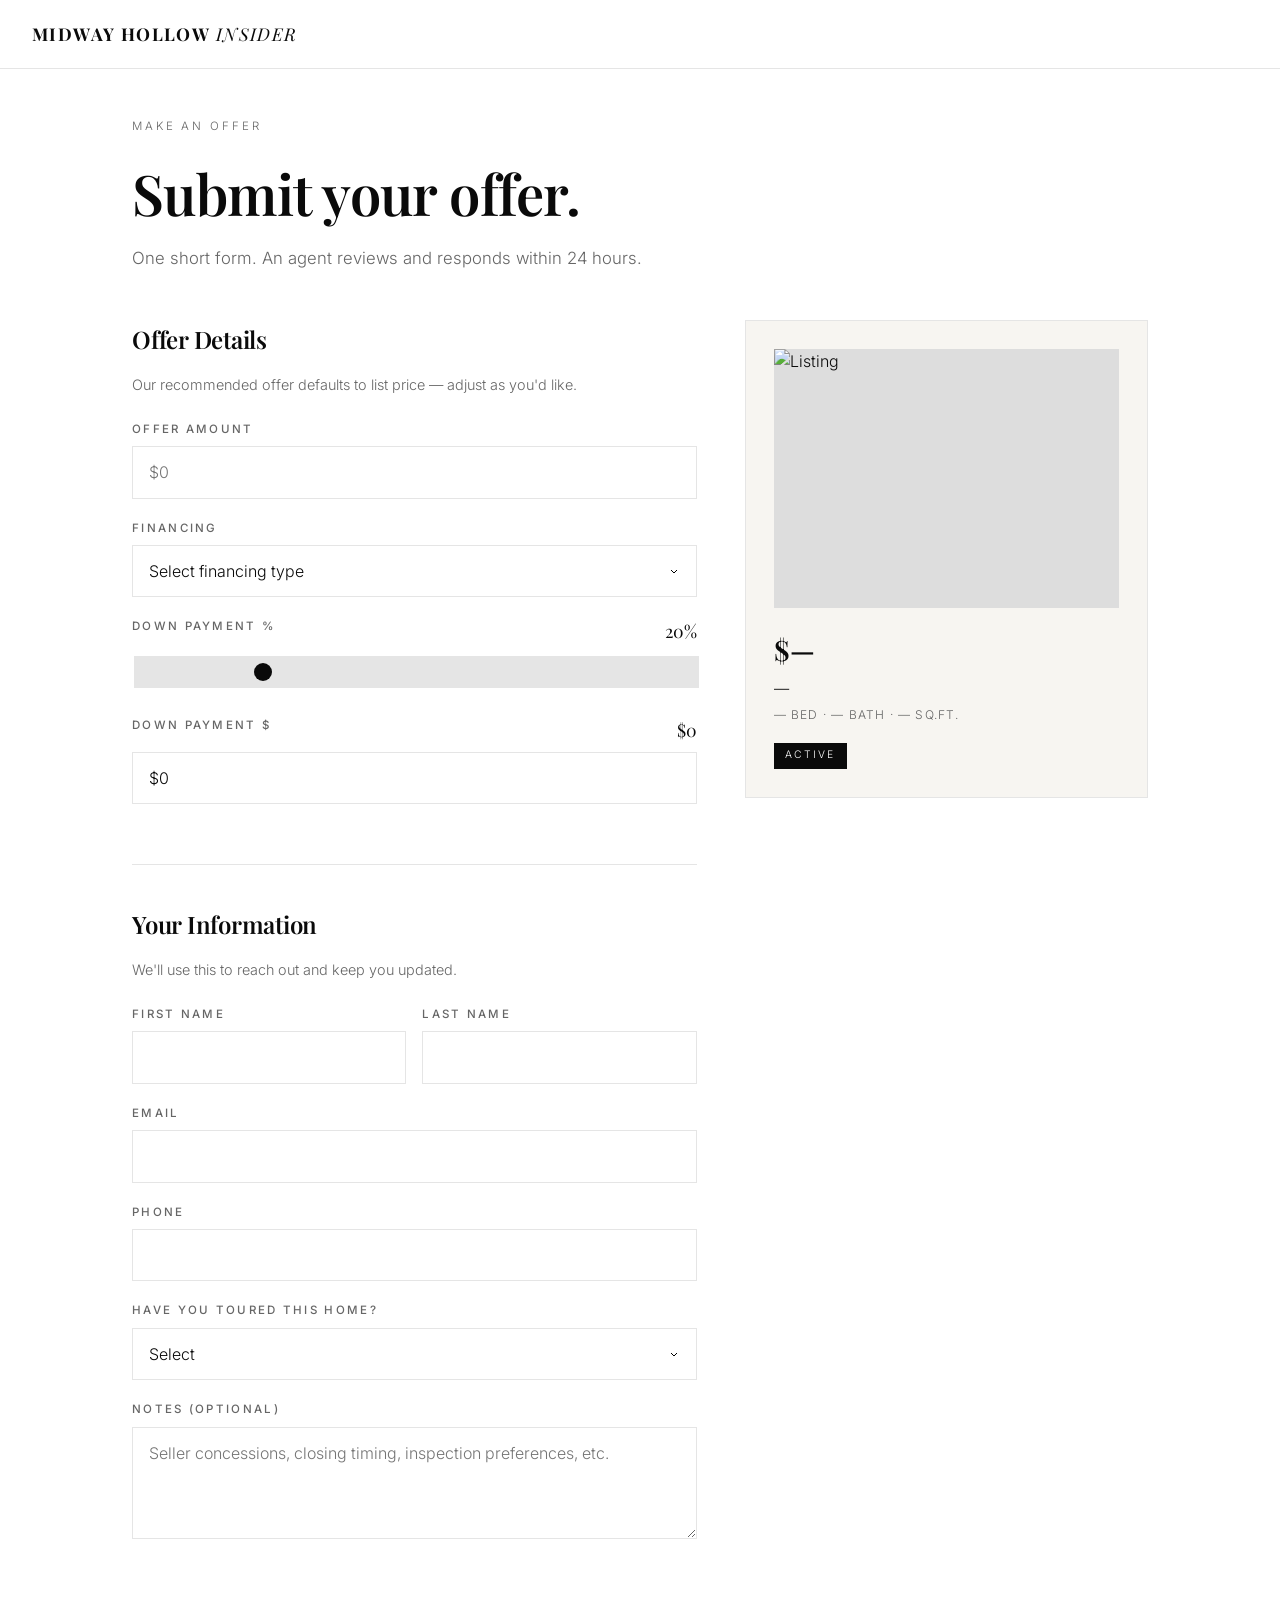
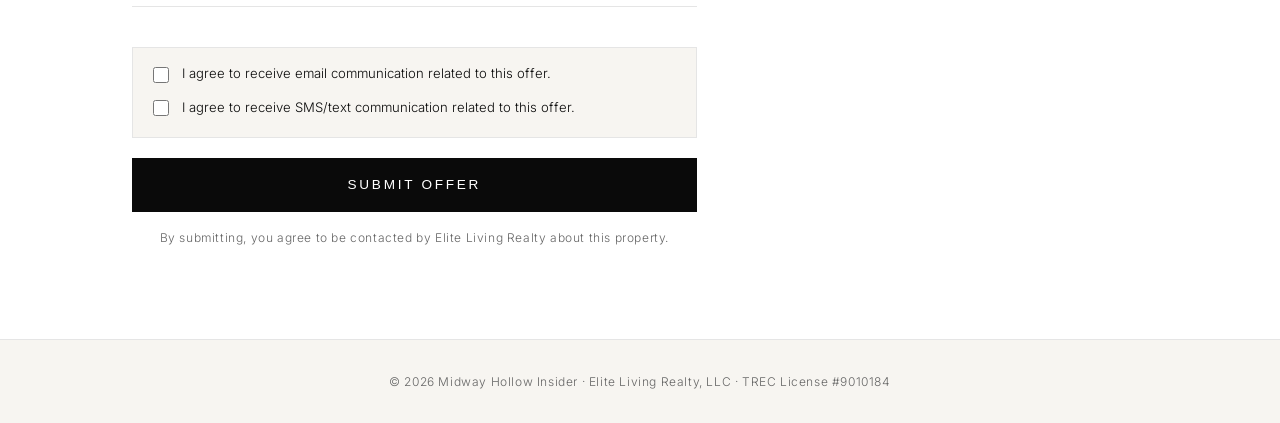
<file: make-offer.html>
<!DOCTYPE html>
<html lang="en">
<head>
  <meta charset="UTF-8" />
  <meta name="viewport" content="width=device-width, initial-scale=1" />
  <title>Make an Offer — Midway Hollow Insider</title>
  <link rel="icon" href="/favicon.ico">
  <link rel="preconnect" href="https://fonts.googleapis.com">
  <link rel="preconnect" href="https://fonts.gstatic.com" crossorigin>
  <link href="https://fonts.googleapis.com/css2?family=Playfair+Display:ital,wght@0,400;0,600;0,700;1,400&family=Inter:wght@300;400;500;600;700&display=swap" rel="stylesheet">
  <style>
    :root {
      --ink: #0a0a0a;
      --paper: #ffffff;
      --cream: #f7f5f1;
      --line: #e5e5e5;
      --muted: #666;
    }
    * { box-sizing: border-box; }
    body {
      margin: 0;
      font-family: 'Inter', -apple-system, sans-serif;
      font-weight: 300;
      color: var(--ink);
      background: var(--paper);
      line-height: 1.6;
      -webkit-font-smoothing: antialiased;
    }
    h1, h2, h3 { font-family: 'Playfair Display', Georgia, serif; font-weight: 600; margin: 0; letter-spacing: -0.01em; }
    a { color: inherit; text-decoration: none; }
    img { max-width: 100%; display: block; }

    .nav {
      position: sticky; top: 0; z-index: 100;
      background: rgba(255,255,255,0.97); backdrop-filter: blur(8px);
      border-bottom: 1px solid var(--line);
    }
    .nav-inner {
      display: flex; align-items: center; justify-content: space-between;
      padding: 1.25rem 2rem; max-width: 1400px; margin: 0 auto;
    }
    .logo { font-family: 'Playfair Display', serif; font-weight: 700; font-size: 1.1rem; letter-spacing: 0.08em; }
    .logo span { font-style: italic; font-weight: 400; }

    .wrap { max-width: 1080px; margin: 0 auto; padding: 3rem 2rem 5rem; }
    .eyebrow {
      font-size: 0.72rem; letter-spacing: 0.25em; text-transform: uppercase;
      color: var(--muted); margin-bottom: 0.75rem;
    }
    .page-title h1 { font-size: clamp(2.25rem, 4.5vw, 3.5rem); margin-bottom: 0.5rem; }
    .page-title p { color: var(--muted); font-size: 1.05rem; margin: 0 0 3rem; }

    .grid {
      display: grid;
      grid-template-columns: 1.4fr 1fr;
      gap: 3rem;
      align-items: flex-start;
    }
    @media (max-width: 900px) { .grid { grid-template-columns: 1fr; } }

    /* Form */
    .form-card { }
    .form-section { margin-bottom: 2.5rem; padding-bottom: 2.5rem; border-bottom: 1px solid var(--line); }
    .form-section:last-child { border-bottom: none; }
    .form-section h3 { font-size: 1.5rem; margin-bottom: 0.35rem; }
    .form-section .hint { color: var(--muted); font-size: 0.9rem; margin-bottom: 1.5rem; }

    .field { margin-bottom: 1.25rem; }
    .field label {
      display: block;
      font-size: 0.72rem;
      letter-spacing: 0.2em;
      text-transform: uppercase;
      font-weight: 500;
      margin-bottom: 0.5rem;
      color: var(--muted);
    }
    .field input,
    .field select,
    .field textarea {
      width: 100%;
      padding: 0.95rem 1rem;
      font-family: inherit;
      font-size: 1rem;
      font-weight: 300;
      border: 1px solid var(--line);
      background: var(--paper);
      color: var(--ink);
      transition: border-color 0.2s;
    }
    .field input:focus,
    .field select:focus,
    .field textarea:focus { outline: none; border-color: var(--ink); }
    .field select {
      appearance: none;
      background-image: url("data:image/svg+xml;charset=US-ASCII,%3Csvg xmlns='http://www.w3.org/2000/svg' width='12' height='12' viewBox='0 0 12 12'%3E%3Cpath d='M3 5l3 3 3-3' stroke='%23000' fill='none'/%3E%3C/svg%3E");
      background-repeat: no-repeat;
      background-position: right 1rem center;
    }
    .field-row { display: grid; grid-template-columns: 1fr 1fr; gap: 1rem; }
    @media (max-width: 600px) { .field-row { grid-template-columns: 1fr; } }
    .consent-group {
      border: 1px solid var(--line);
      background: var(--cream);
      padding: 1rem 1rem 0.35rem;
      margin: 0 0 1.25rem;
    }
    .consent-option {
      display: flex;
      align-items: flex-start;
      gap: 0.6rem;
      margin: 0 0 0.75rem;
      font-size: 0.82rem;
      color: var(--ink);
      line-height: 1.45;
    }
    .consent-option input {
      width: 16px;
      height: 16px;
      margin-top: 0.15rem;
      accent-color: var(--ink);
      flex: 0 0 16px;
    }

    /* Slider */
    .range-row { display: flex; justify-content: space-between; margin-bottom: 0.5rem; font-size: 0.85rem; }
    .range-row .val { font-family: 'Playfair Display', serif; font-size: 1.1rem; }
    input[type=range] {
      width: 100%;
      -webkit-appearance: none;
      height: 2px;
      background: var(--line);
      outline: none;
    }
    input[type=range]::-webkit-slider-thumb {
      -webkit-appearance: none;
      width: 18px; height: 18px;
      background: var(--ink); border-radius: 50%;
      cursor: pointer;
    }
    input[type=range]::-moz-range-thumb {
      width: 18px; height: 18px;
      background: var(--ink); border-radius: 50%;
      cursor: pointer; border: none;
    }

    .btn-primary {
      display: inline-block;
      width: 100%;
      background: var(--ink);
      color: var(--paper);
      padding: 1.15rem 2rem;
      font-size: 0.85rem;
      letter-spacing: 0.2em;
      text-transform: uppercase;
      font-weight: 500;
      border: 1px solid var(--ink);
      cursor: pointer;
      text-align: center;
      transition: all 0.2s;
    }
    .btn-primary:hover { background: var(--paper); color: var(--ink); }

    /* Sticky property card */
    .side-card {
      position: sticky;
      top: 100px;
      background: var(--cream);
      padding: 1.75rem;
      border: 1px solid var(--line);
    }
    .side-card .thumb {
      width: 100%;
      aspect-ratio: 4/3;
      object-fit: cover;
      margin-bottom: 1.25rem;
      background: #ddd;
    }
    .side-card .price { font-family: 'Playfair Display', serif; font-size: 1.75rem; font-weight: 600; margin-bottom: 0.25rem; }
    .side-card .addr { font-size: 0.95rem; margin-bottom: 0.25rem; }
    .side-card .meta { font-size: 0.75rem; letter-spacing: 0.1em; text-transform: uppercase; color: var(--muted); margin-bottom: 1rem; }
    .side-card .pill {
      display: inline-block;
      background: var(--ink); color: var(--paper);
      padding: 0.3rem 0.7rem;
      font-size: 0.65rem;
      letter-spacing: 0.2em;
      text-transform: uppercase;
    }

    .footer {
      background: var(--cream);
      border-top: 1px solid var(--line);
      padding: 2rem;
      text-align: center;
      font-size: 0.75rem;
      color: var(--muted);
      letter-spacing: 0.05em;
    }
  </style>
</head>
<body>

  <nav class="nav">
    <div class="nav-inner">
      <a href="https://midwayhollowinsider.com/" class="logo">MIDWAY HOLLOW <span>INSIDER</span></a>
    </div>
  </nav>

  <div class="wrap">
    <div class="eyebrow">Make an Offer</div>
    <div class="page-title">
      <h1>Submit your offer.</h1>
      <p>One short form. An agent reviews and responds within 24 hours.</p>
    </div>

    <div class="grid">
      <div>
        <form id="offer-form" action="/thanks-offer.html" method="GET" class="form-card">

          <div class="form-section">
            <h3>Offer Details</h3>
            <p class="hint">Our recommended offer defaults to list price — adjust as you'd like.</p>

            <div class="field">
              <label for="offerAmount">Offer Amount</label>
              <input id="offerAmount" name="offerAmount" type="text" placeholder="$0" inputmode="numeric" />
            </div>

            <div class="field">
              <label for="financeType">Financing</label>
              <select id="financeType" name="finance" data-elr="finance">
                <option value="">Select financing type</option>
                <option>Conventional</option>
                <option>Cash</option>
                <option>FHA</option>
                <option>VA</option>
                <option>Jumbo</option>
                <option>Other</option>
              </select>
            </div>

            <div class="field">
              <div class="range-row">
                <label style="margin:0">Down Payment %</label>
                <span class="val"><span id="downPctLabel" data-elr="downPct">20</span>%</span>
              </div>
              <input id="downPercent" name="downPercent" type="range" min="0" max="100" value="20" step="1" />
            </div>

            <div class="field">
              <div class="range-row">
                <label style="margin:0">Down Payment $</label>
                <span class="val" id="downAmtLabel" data-elr="downAmt">$0</span>
              </div>
              <input id="downAmount" name="downAmount" type="text" placeholder="$0" inputmode="numeric" />
            </div>
          </div>

          <div class="form-section">
            <h3>Your Information</h3>
            <p class="hint">We'll use this to reach out and keep you updated.</p>

            <div class="field-row">
              <div class="field">
                <label for="firstName">First Name</label>
                <input id="firstName" name="firstName" type="text" required />
              </div>
              <div class="field">
                <label for="lastName">Last Name</label>
                <input id="lastName" name="lastName" type="text" required />
              </div>
            </div>

            <div class="field">
              <label for="email">Email</label>
              <input id="email" name="email" type="email" required />
            </div>

            <div class="field">
              <label for="phone">Phone</label>
              <input id="phone" name="phone" type="tel" required />
            </div>

            <div class="field">
              <label for="touredBefore">Have you toured this home?</label>
              <select id="touredBefore" name="touredBefore">
                <option value="">Select</option>
                <option>Yes — in person</option>
                <option>Yes — virtually</option>
                <option>No — but I'd like to</option>
                <option>No — submitting offer as-is</option>
              </select>
            </div>

            <div class="field">
              <label for="notes">Notes (optional)</label>
              <textarea id="notes" name="notes" rows="4" placeholder="Seller concessions, closing timing, inspection preferences, etc."></textarea>
            </div>
          </div>

          <div class="consent-group" aria-label="Communication consents">
            <label class="consent-option" for="emailConsent">
              <input id="emailConsent" name="emailConsent" type="checkbox" required />
              <span>I agree to receive email communication related to this offer.</span>
            </label>
            <label class="consent-option" for="smsConsent">
              <input id="smsConsent" name="smsConsent" type="checkbox" required />
              <span>I agree to receive SMS/text communication related to this offer.</span>
            </label>
          </div>

          <button type="submit" class="btn-primary">Submit Offer</button>

          <p style="font-size:0.75rem; color:var(--muted); margin-top:1rem; text-align:center; letter-spacing: 0.05em;">
            By submitting, you agree to be contacted by Elite Living Realty about this property.
          </p>
        </form>
      </div>

      <aside>
        <div class="side-card">
          <img id="sideThumb" class="thumb" alt="Listing">
          <div class="price" id="sidePrice">$—</div>
          <div class="addr" id="sideAddr">—</div>
          <div class="meta" id="sideMeta">— Bed · — Bath · — Sq.Ft.</div>
          <div class="pill" id="sideStatus">Active</div>
        </div>
      </aside>
    </div>
  </div>

  <footer class="footer">
    © 2026 Midway Hollow Insider · Elite Living Realty, LLC · TREC License #9010184
  </footer>

  <script>
    // Hydrate the side card from URL params or stashed context
    (function() {
      const qp = new URLSearchParams(location.search);
      const ref = qp.get('ref');
      let ctx = {};
      // URL first
      qp.forEach((v, k) => ctx[k] = v);
      // Then stashed (URL wins)
      if (ref) {
        try {
          const s = localStorage.getItem(ref);
          if (s) ctx = { ...JSON.parse(s), ...ctx };
        } catch {}
      } else {
        // Check sessionStorage
        try {
          const key = sessionStorage.getItem('elr-listing-ref');
          if (key) {
            const s = localStorage.getItem(key);
            if (s) ctx = { ...JSON.parse(s), ...ctx };
          }
        } catch {}
      }

      const money = v => v == null || v === '' ? '$—' : new Intl.NumberFormat('en-US', { style: 'currency', currency: 'USD', maximumFractionDigits: 0 }).format(+String(v).replace(/[^0-9.]/g, '') || 0);
      const get = k => ctx[k] || ctx[k.toLowerCase()];
      const $ = id => document.getElementById(id);

      const price = get('ListPrice') || get('price');
      const addr = get('UnparsedAddress') || get('address');
      const city = get('City'); const state = get('StateOrProvince');
      const beds = get('BedroomsTotal') || get('beds');
      const baths = get('BathroomsTotalInteger') || get('baths');
      const sqft = get('LivingArea') || get('sqft');
      const photo = get('PhotoUrl') || get('photo');
      const status = get('MlsStatus') || get('status') || 'Active';

      if (price) { $('sidePrice').textContent = money(price); $('offerAmount').value = money(price); }
      if (addr) $('sideAddr').textContent = [addr, [city, state].filter(Boolean).join(', ')].filter(Boolean).join(' · ');
      const metaBits = [beds ? `${beds} Bed` : null, baths ? `${baths} Bath` : null, sqft ? `${Number(sqft).toLocaleString()} Sq.Ft.` : null].filter(Boolean);
      if (metaBits.length) $('sideMeta').textContent = metaBits.join(' · ');
      if (photo) $('sideThumb').src = photo;
      if (status) $('sideStatus').textContent = status;

      // Sync % ↔ $
      const priceNum = () => Number(String($('offerAmount').value).replace(/[^0-9.]/g, '')) || 0;
      const syncFromPct = () => {
        const pct = +$('downPercent').value;
        $('downPctLabel').textContent = pct;
        const amt = Math.round(priceNum() * pct / 100);
        $('downAmount').value = money(amt);
        $('downAmtLabel').textContent = money(amt);
      };
      const syncFromAmt = () => {
        const amt = Number(String($('downAmount').value).replace(/[^0-9.]/g, '')) || 0;
        const pct = priceNum() ? Math.round(amt / priceNum() * 100) : 0;
        $('downPercent').value = pct;
        $('downPctLabel').textContent = pct;
        $('downAmtLabel').textContent = money(amt);
      };
      $('downPercent').addEventListener('input', syncFromPct);
      $('downAmount').addEventListener('blur', syncFromAmt);
      $('offerAmount').addEventListener('blur', () => {
        const n = priceNum();
        if (n) $('offerAmount').value = money(n);
        syncFromPct();
      });
      syncFromPct();
    })();
  </script>

  <script src="/elr-offer-onefile.js" defer></script>
</body>
</html>
</file>
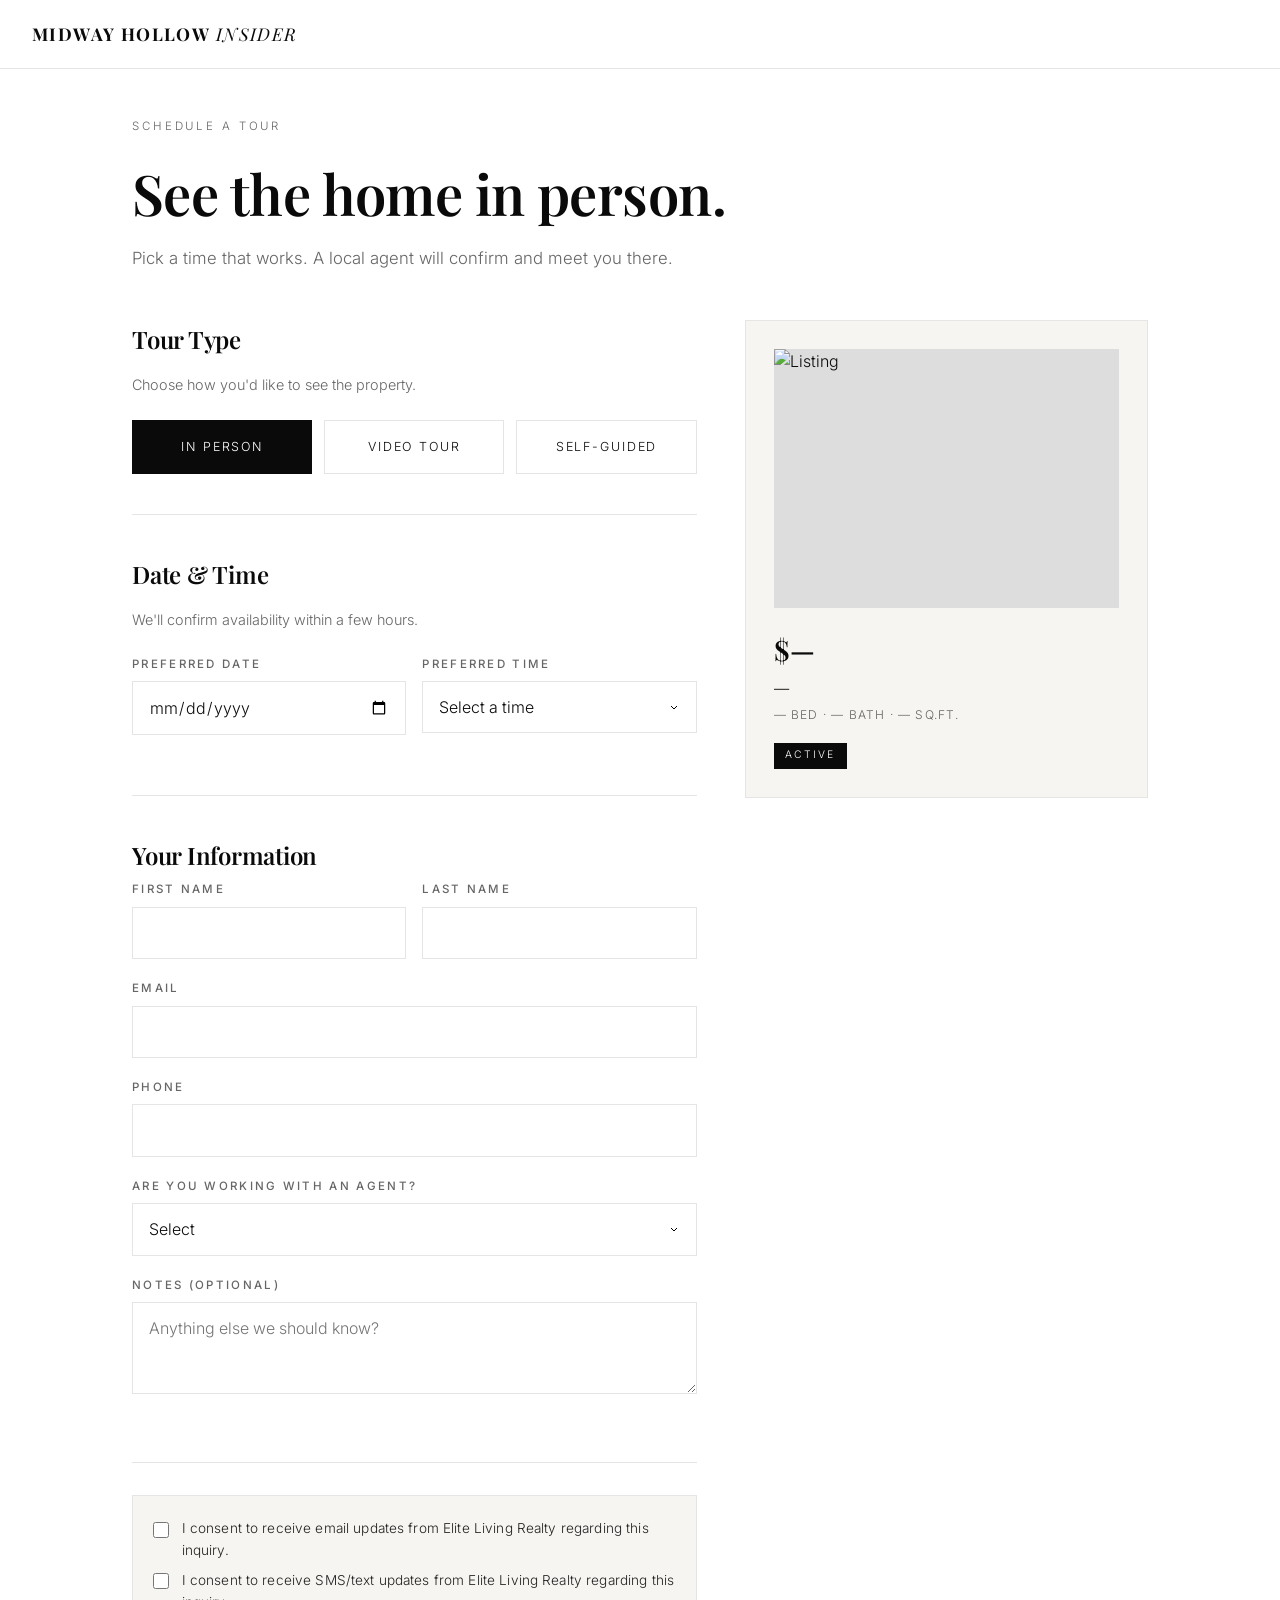
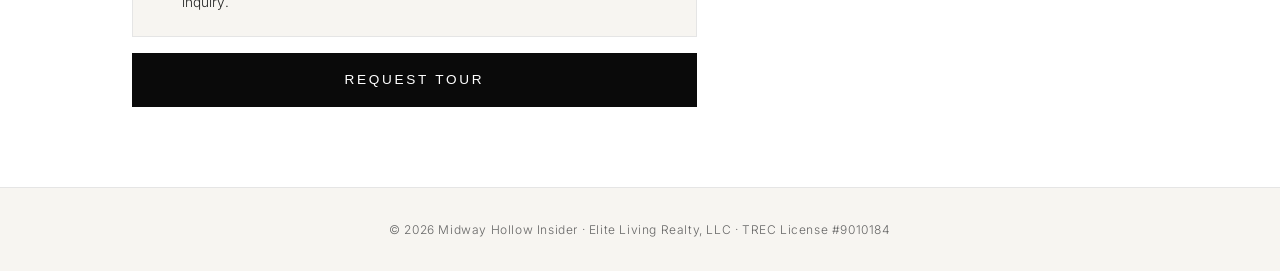
<file: schedule-tour.html>
<!DOCTYPE html>
<html lang="en">
<head>
  <meta charset="UTF-8" />
  <meta name="viewport" content="width=device-width, initial-scale=1" />
  <title>Schedule a Tour — Midway Hollow Insider</title>
  <link rel="icon" href="/favicon.ico">
  <link rel="preconnect" href="https://fonts.googleapis.com">
  <link rel="preconnect" href="https://fonts.gstatic.com" crossorigin>
  <link href="https://fonts.googleapis.com/css2?family=Playfair+Display:ital,wght@0,400;0,600;0,700;1,400&family=Inter:wght@300;400;500;600;700&display=swap" rel="stylesheet">
  <style>
    :root { --ink:#0a0a0a; --paper:#fff; --cream:#f7f5f1; --line:#e5e5e5; --muted:#666; }
    * { box-sizing: border-box; }
    body { margin:0; font-family:'Inter',sans-serif; font-weight:300; color:var(--ink); background:var(--paper); line-height:1.6; -webkit-font-smoothing:antialiased; }
    h1,h2,h3 { font-family:'Playfair Display',Georgia,serif; font-weight:600; margin:0; letter-spacing:-0.01em; }
    a { color:inherit; text-decoration:none; }
    img { max-width:100%; display:block; }

    .nav { position:sticky; top:0; z-index:100; background:rgba(255,255,255,0.97); backdrop-filter:blur(8px); border-bottom:1px solid var(--line); }
    .nav-inner { display:flex; align-items:center; justify-content:space-between; padding:1.25rem 2rem; max-width:1400px; margin:0 auto; }
    .logo { font-family:'Playfair Display',serif; font-weight:700; font-size:1.1rem; letter-spacing:0.08em; }
    .logo span { font-style:italic; font-weight:400; }

    .wrap { max-width:1080px; margin:0 auto; padding:3rem 2rem 5rem; }
    .eyebrow { font-size:0.72rem; letter-spacing:0.25em; text-transform:uppercase; color:var(--muted); margin-bottom:0.75rem; }
    .page-title h1 { font-size:clamp(2.25rem,4.5vw,3.5rem); margin-bottom:0.5rem; }
    .page-title p { color:var(--muted); font-size:1.05rem; margin:0 0 3rem; }

    .grid { display:grid; grid-template-columns:1.4fr 1fr; gap:3rem; align-items:flex-start; }
    @media (max-width:900px) { .grid { grid-template-columns:1fr; } }

    .form-section { margin-bottom:2.5rem; padding-bottom:2.5rem; border-bottom:1px solid var(--line); }
    .form-section:last-of-type { border-bottom:none; }
    .form-section h3 { font-size:1.5rem; margin-bottom:0.35rem; }
    .form-section .hint { color:var(--muted); font-size:0.9rem; margin-bottom:1.5rem; }

    .field { margin-bottom:1.25rem; }
    .field label { display:block; font-size:0.72rem; letter-spacing:0.2em; text-transform:uppercase; font-weight:500; margin-bottom:0.5rem; color:var(--muted); }
    .field input, .field select, .field textarea {
      width:100%; padding:0.95rem 1rem; font-family:inherit; font-size:1rem; font-weight:300;
      border:1px solid var(--line); background:var(--paper); color:var(--ink); transition:border-color 0.2s;
    }
    .field input:focus, .field select:focus, .field textarea:focus { outline:none; border-color:var(--ink); }
    .field select {
      appearance:none;
      background-image:url("data:image/svg+xml;charset=US-ASCII,%3Csvg xmlns='http://www.w3.org/2000/svg' width='12' height='12' viewBox='0 0 12 12'%3E%3Cpath d='M3 5l3 3 3-3' stroke='%23000' fill='none'/%3E%3C/svg%3E");
      background-repeat:no-repeat; background-position:right 1rem center;
    }
    .field-row { display:grid; grid-template-columns:1fr 1fr; gap:1rem; }
    @media (max-width:600px) { .field-row { grid-template-columns:1fr; } }
    .consent-block {
      border: 1px solid var(--line);
      background: var(--cream);
      padding: 0.9rem 1rem;
      margin: -0.5rem 0 1rem;
    }
    .consent-item {
      display: flex;
      align-items: flex-start;
      gap: 0.6rem;
      font-size: 0.85rem;
      color: #222;
      margin: 0.5rem 0;
      letter-spacing: 0.01em;
    }
    .consent-item input[type="checkbox"] {
      margin-top: 0.2rem;
      width: 16px;
      height: 16px;
      accent-color: var(--ink);
      flex: 0 0 auto;
    }

    .tour-type {
      display:grid; grid-template-columns:repeat(3,1fr); gap:0.75rem;
    }
    .tour-type label {
      display:block; text-align:center; padding:1rem 0.75rem; border:1px solid var(--line);
      cursor:pointer; font-size:0.78rem; letter-spacing:0.15em; text-transform:uppercase;
      transition:all 0.2s;
    }
    .tour-type input[type=radio] { display:none; }
    .tour-type input[type=radio]:checked + label { background:var(--ink); color:var(--paper); border-color:var(--ink); }

    .btn-primary { display:inline-block; width:100%; background:var(--ink); color:var(--paper); padding:1.15rem 2rem; font-size:0.85rem; letter-spacing:0.2em; text-transform:uppercase; font-weight:500; border:1px solid var(--ink); cursor:pointer; text-align:center; transition:all 0.2s; }
    .btn-primary:hover { background:var(--paper); color:var(--ink); }

    .side-card { position:sticky; top:100px; background:var(--cream); padding:1.75rem; border:1px solid var(--line); }
    .side-card .thumb { width:100%; aspect-ratio:4/3; object-fit:cover; margin-bottom:1.25rem; background:#ddd; }
    .side-card .price { font-family:'Playfair Display',serif; font-size:1.75rem; font-weight:600; margin-bottom:0.25rem; }
    .side-card .addr { font-size:0.95rem; margin-bottom:0.25rem; }
    .side-card .meta { font-size:0.75rem; letter-spacing:0.1em; text-transform:uppercase; color:var(--muted); margin-bottom:1rem; }
    .side-card .pill { display:inline-block; background:var(--ink); color:var(--paper); padding:0.3rem 0.7rem; font-size:0.65rem; letter-spacing:0.2em; text-transform:uppercase; }

    .footer { background:var(--cream); border-top:1px solid var(--line); padding:2rem; text-align:center; font-size:0.75rem; color:var(--muted); letter-spacing:0.05em; }
  </style>
</head>
<body>

  <nav class="nav">
    <div class="nav-inner">
      <a href="https://midwayhollowinsider.com/" class="logo">MIDWAY HOLLOW <span>INSIDER</span></a>
    </div>
  </nav>

  <div class="wrap">
    <div class="eyebrow">Schedule a Tour</div>
    <div class="page-title">
      <h1>See the home in person.</h1>
      <p>Pick a time that works. A local agent will confirm and meet you there.</p>
    </div>

    <div class="grid">
      <form id="tour-form" action="/thanks.html" method="GET">

        <div class="form-section">
          <h3>Tour Type</h3>
          <p class="hint">Choose how you'd like to see the property.</p>
          <div class="tour-type">
            <div>
              <input type="radio" id="tt1" name="tourType" value="In Person" checked />
              <label for="tt1">In Person</label>
            </div>
            <div>
              <input type="radio" id="tt2" name="tourType" value="Video Tour" />
              <label for="tt2">Video Tour</label>
            </div>
            <div>
              <input type="radio" id="tt3" name="tourType" value="Self-Guided" />
              <label for="tt3">Self-Guided</label>
            </div>
          </div>
        </div>

        <div class="form-section">
          <h3>Date &amp; Time</h3>
          <p class="hint">We'll confirm availability within a few hours.</p>
          <div class="field-row">
            <div class="field">
              <label for="tourDate">Preferred Date</label>
              <input id="tourDate" name="tourDate" type="date" required />
            </div>
            <div class="field">
              <label for="tourTime">Preferred Time</label>
              <select id="tourTime" name="tourTime" required>
                <option value="">Select a time</option>
                <option>9:00 AM</option><option>10:00 AM</option><option>11:00 AM</option>
                <option>12:00 PM</option><option>1:00 PM</option><option>2:00 PM</option>
                <option>3:00 PM</option><option>4:00 PM</option><option>5:00 PM</option>
                <option>6:00 PM</option>
              </select>
            </div>
          </div>
        </div>

        <div class="form-section">
          <h3>Your Information</h3>

          <div class="field-row">
            <div class="field">
              <label for="firstName">First Name</label>
              <input id="firstName" name="firstName" type="text" required />
            </div>
            <div class="field">
              <label for="lastName">Last Name</label>
              <input id="lastName" name="lastName" type="text" required />
            </div>
          </div>

          <div class="field">
            <label for="email">Email</label>
            <input id="email" name="email" type="email" required />
          </div>

          <div class="field">
            <label for="phone">Phone</label>
            <input id="phone" name="phone" type="tel" required />
          </div>

          <div class="field">
            <label for="workingWithAgent">Are you working with an agent?</label>
            <select id="workingWithAgent" name="workingWithAgent">
              <option value="">Select</option>
              <option>No</option>
              <option>Yes</option>
            </select>
          </div>

          <div class="field">
            <label for="notes">Notes (optional)</label>
            <textarea id="notes" name="notes" rows="3" placeholder="Anything else we should know?"></textarea>
          </div>
        </div>

        <div class="consent-block">
          <label class="consent-item" for="emailConsent">
            <input id="emailConsent" name="emailConsent" type="checkbox" required />
            <span>I consent to receive email updates from Elite Living Realty regarding this inquiry.</span>
          </label>
          <label class="consent-item" for="smsConsent">
            <input id="smsConsent" name="smsConsent" type="checkbox" required />
            <span>I consent to receive SMS/text updates from Elite Living Realty regarding this inquiry.</span>
          </label>
        </div>

        <button type="submit" class="btn-primary">Request Tour</button>
      </form>

      <aside>
        <div class="side-card">
          <img id="sideThumb" class="thumb" alt="Listing">
          <div class="price" id="sidePrice">$—</div>
          <div class="addr" id="sideAddr">—</div>
          <div class="meta" id="sideMeta">— Bed · — Bath · — Sq.Ft.</div>
          <div class="pill" id="sideStatus">Active</div>
        </div>
      </aside>
    </div>
  </div>

  <footer class="footer">
    © 2026 Midway Hollow Insider · Elite Living Realty, LLC · TREC License #9010184
  </footer>

  <script>
    (function() {
      const qp = new URLSearchParams(location.search);
      const ref = qp.get('ref');
      let ctx = {};
      qp.forEach((v, k) => ctx[k] = v);
      if (ref) {
        try { const s = localStorage.getItem(ref); if (s) ctx = { ...JSON.parse(s), ...ctx }; } catch {}
      } else {
        try {
          const key = sessionStorage.getItem('elr-listing-ref');
          if (key) { const s = localStorage.getItem(key); if (s) ctx = { ...JSON.parse(s), ...ctx }; }
        } catch {}
      }

      const money = v => v == null || v === '' ? '$—' : new Intl.NumberFormat('en-US', { style: 'currency', currency: 'USD', maximumFractionDigits: 0 }).format(+String(v).replace(/[^0-9.]/g, '') || 0);
      const get = k => ctx[k] || ctx[k.toLowerCase()];
      const $ = id => document.getElementById(id);

      const price = get('ListPrice') || get('price');
      const addr = get('UnparsedAddress') || get('address');
      const city = get('City'); const state = get('StateOrProvince');
      const beds = get('BedroomsTotal') || get('beds');
      const baths = get('BathroomsTotalInteger') || get('baths');
      const sqft = get('LivingArea') || get('sqft');
      const photo = get('PhotoUrl') || get('photo');
      const status = get('MlsStatus') || get('status') || 'Active';

      if (price) $('sidePrice').textContent = money(price);
      if (addr) $('sideAddr').textContent = [addr, [city, state].filter(Boolean).join(', ')].filter(Boolean).join(' · ');
      const metaBits = [beds ? `${beds} Bed` : null, baths ? `${baths} Bath` : null, sqft ? `${Number(sqft).toLocaleString()} Sq.Ft.` : null].filter(Boolean);
      if (metaBits.length) $('sideMeta').textContent = metaBits.join(' · ');
      if (photo) $('sideThumb').src = photo;
      if (status) $('sideStatus').textContent = status;

      // Set min date to today
      const today = new Date().toISOString().split('T')[0];
      $('tourDate').min = today;

      // Capture tour submission into sessionStorage before submit
      document.getElementById('tour-form').addEventListener('submit', function() {
        const data = {
          tourType: document.querySelector('input[name="tourType"]:checked')?.value,
          tourDate: $('tourDate').value,
          tourTime: $('tourTime').value,
          firstName: $('firstName').value,
          lastName: $('lastName').value,
          email: $('email').value,
          phone: $('phone').value,
          workingWithAgent: $('workingWithAgent').value,
          notes: $('notes').value,
          listing: ctx
        };
        try { sessionStorage.setItem('elr-tour-submission', JSON.stringify(data)); } catch {}
      }, { once: true });
    })();
  </script>

  <script src="/elr-offer-onefile.js" defer></script>
</body>
</html>
</file>
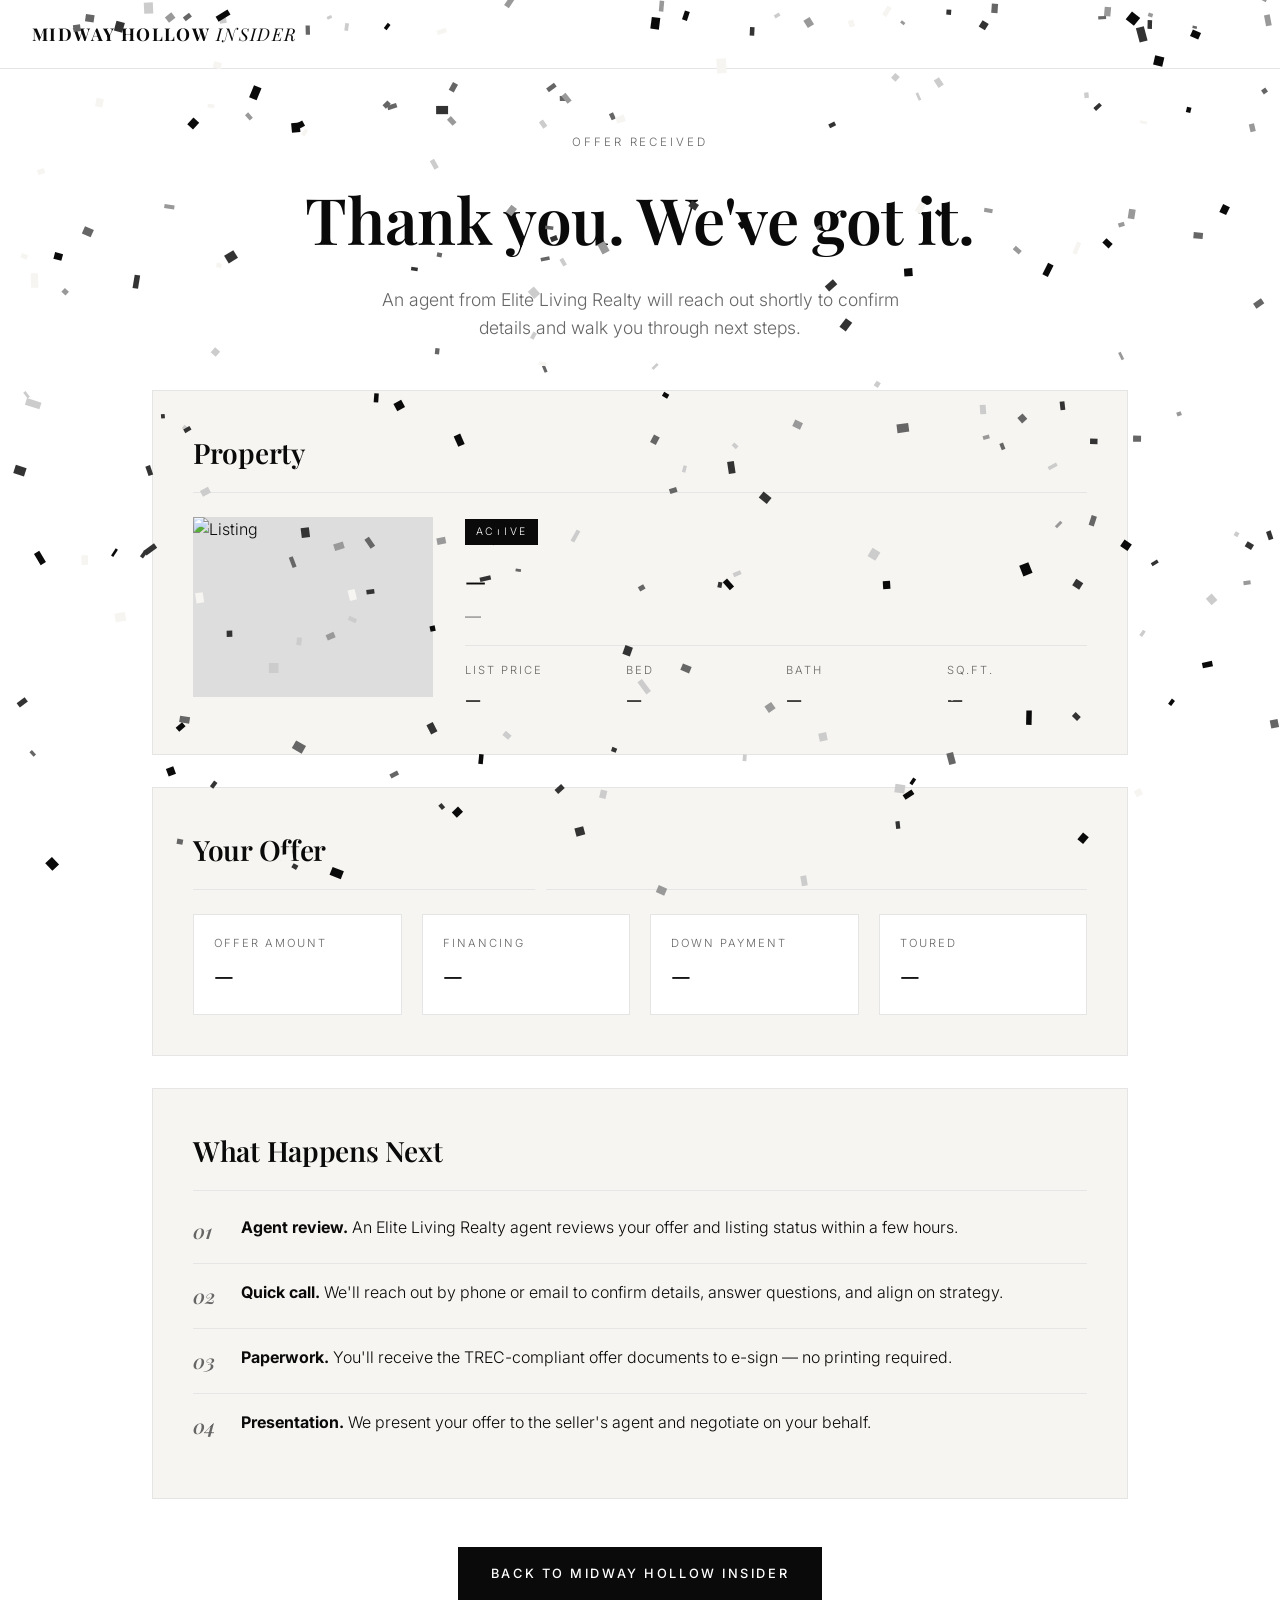
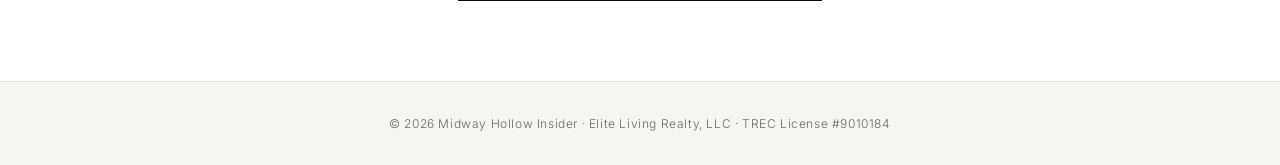
<file: thanks-offer.html>
<!DOCTYPE html>
<html lang="en">
<head>
  <meta charset="UTF-8" />
  <meta name="viewport" content="width=device-width, initial-scale=1" />
  <title>Offer Received — Midway Hollow Insider</title>
  <link rel="icon" href="/favicon.ico">
  <link rel="preconnect" href="https://fonts.googleapis.com">
  <link rel="preconnect" href="https://fonts.gstatic.com" crossorigin>
  <link href="https://fonts.googleapis.com/css2?family=Playfair+Display:ital,wght@0,400;0,600;0,700;1,400&family=Inter:wght@300;400;500;600;700&display=swap" rel="stylesheet">
  <style>
    :root { --ink:#0a0a0a; --paper:#fff; --cream:#f7f5f1; --line:#e5e5e5; --muted:#666; }
    * { box-sizing:border-box; }
    body { margin:0; font-family:'Inter',sans-serif; font-weight:300; color:var(--ink); background:var(--paper); line-height:1.6; -webkit-font-smoothing:antialiased; overflow-x:hidden; }
    h1,h2,h3 { font-family:'Playfair Display',Georgia,serif; font-weight:600; margin:0; letter-spacing:-0.01em; }
    a { color:inherit; text-decoration:none; }
    img { max-width:100%; display:block; }

    .nav { position:sticky; top:0; z-index:100; background:rgba(255,255,255,0.97); backdrop-filter:blur(8px); border-bottom:1px solid var(--line); }
    .nav-inner { display:flex; align-items:center; justify-content:space-between; padding:1.25rem 2rem; max-width:1400px; margin:0 auto; }
    .logo { font-family:'Playfair Display',serif; font-weight:700; font-size:1.1rem; letter-spacing:0.08em; }
    .logo span { font-style:italic; font-weight:400; }

    .wrap { max-width:1040px; margin:0 auto; padding:4rem 2rem 5rem; }
    .hero { text-align:center; margin-bottom:3rem; }
    .eyebrow { font-size:0.72rem; letter-spacing:0.25em; text-transform:uppercase; color:var(--muted); margin-bottom:1rem; }
    .hero h1 { font-size:clamp(2.5rem,5vw,4rem); margin-bottom:1rem; }
    .hero p { color:var(--muted); font-size:1.1rem; max-width:520px; margin:0 auto; }

    .card { background:var(--cream); border:1px solid var(--line); padding:2.5rem; margin-bottom:2rem; }
    .card h2 { font-size:1.75rem; margin-bottom:1.5rem; padding-bottom:1rem; border-bottom:1px solid var(--line); }

    .summary-grid { display:grid; grid-template-columns:auto 1fr; gap:2rem; align-items:flex-start; }
    @media (max-width:640px) { .summary-grid { grid-template-columns:1fr; } }

    .summary-photo { width:240px; aspect-ratio:4/3; object-fit:cover; background:#ddd; }
    .summary-main .addr { font-family:'Playfair Display',serif; font-size:1.5rem; font-weight:600; margin-bottom:0.25rem; }
    .summary-main .city { color:var(--muted); margin-bottom:1rem; }
    .pill { display:inline-block; background:var(--ink); color:var(--paper); padding:0.3rem 0.7rem; font-size:0.65rem; letter-spacing:0.2em; text-transform:uppercase; margin-bottom:1rem; }

    .stat-row { display:grid; grid-template-columns:repeat(auto-fit,minmax(110px,1fr)); gap:1.25rem; border-top:1px solid var(--line); padding-top:1rem; margin-top:1rem; }
    .stat-row .stat .label { font-size:0.7rem; letter-spacing:0.18em; text-transform:uppercase; color:var(--muted); margin-bottom:0.25rem; }
    .stat-row .stat .val { font-family:'Playfair Display',serif; font-size:1.15rem; font-weight:600; }

    .offer-grid { display:grid; grid-template-columns:repeat(auto-fit,minmax(200px,1fr)); gap:1.25rem; }
    .offer-grid .item { padding:1.25rem; background:var(--paper); border:1px solid var(--line); }
    .offer-grid .item .label { font-size:0.7rem; letter-spacing:0.18em; text-transform:uppercase; color:var(--muted); margin-bottom:0.35rem; }
    .offer-grid .item .val { font-family:'Playfair Display',serif; font-size:1.4rem; font-weight:600; }

    .next-steps { list-style:none; padding:0; margin:0; }
    .next-steps li {
      padding:1rem 0; border-top:1px solid var(--line); display:flex; gap:1rem; align-items:flex-start;
    }
    .next-steps li:first-child { border-top:none; padding-top:0; }
    .next-steps .num { font-family:'Playfair Display',serif; font-size:1.25rem; font-weight:600; min-width:2rem; color:var(--muted); font-style:italic; }

    .back-home { margin-top:3rem; text-align:center; }
    .back-home a {
      display:inline-block; background:var(--ink); color:var(--paper); padding:1rem 2rem;
      font-size:0.8rem; letter-spacing:0.2em; text-transform:uppercase; font-weight:500;
      border:1px solid var(--ink); transition:all 0.2s;
    }
    .back-home a:hover { background:var(--paper); color:var(--ink); }

    #confetti-canvas { position:fixed; inset:0; pointer-events:none; z-index:9999; }

    .footer { background:var(--cream); border-top:1px solid var(--line); padding:2rem; text-align:center; font-size:0.75rem; color:var(--muted); letter-spacing:0.05em; }
  </style>
</head>
<body>

  <canvas id="confetti-canvas"></canvas>

  <nav class="nav">
    <div class="nav-inner">
      <a href="https://midwayhollowinsider.com/" class="logo">MIDWAY HOLLOW <span>INSIDER</span></a>
    </div>
  </nav>

  <div class="wrap">
    <div class="hero">
      <div class="eyebrow">Offer Received</div>
      <h1>Thank you. We've got it.</h1>
      <p>An agent from Elite Living Realty will reach out shortly to confirm details and walk you through next steps.</p>
    </div>

    <div class="card">
      <h2>Property</h2>
      <div class="summary-grid">
        <img id="photo" class="summary-photo" alt="Listing">
        <div class="summary-main">
          <div class="pill" id="status">Active</div>
          <div class="addr" id="addr">—</div>
          <div class="city" id="cityLine">—</div>
          <div class="stat-row">
            <div class="stat"><div class="label">List Price</div><div class="val" id="price">$—</div></div>
            <div class="stat"><div class="label">Bed</div><div class="val" id="beds">—</div></div>
            <div class="stat"><div class="label">Bath</div><div class="val" id="baths">—</div></div>
            <div class="stat"><div class="label">Sq.Ft.</div><div class="val" id="sqft">—</div></div>
          </div>
        </div>
      </div>
    </div>

    <div class="card">
      <h2>Your Offer</h2>
      <div class="offer-grid">
        <div class="item"><div class="label">Offer Amount</div><div class="val" id="offerAmt">—</div></div>
        <div class="item"><div class="label">Financing</div><div class="val" id="financing">—</div></div>
        <div class="item"><div class="label">Down Payment</div><div class="val" id="downDetails">—</div></div>
        <div class="item"><div class="label">Toured</div><div class="val" id="tourStatus">—</div></div>
      </div>
    </div>

    <div class="card">
      <h2>What Happens Next</h2>
      <ol class="next-steps">
        <li>
          <div class="num">01</div>
          <div><strong>Agent review.</strong> An Elite Living Realty agent reviews your offer and listing status within a few hours.</div>
        </li>
        <li>
          <div class="num">02</div>
          <div><strong>Quick call.</strong> We'll reach out by phone or email to confirm details, answer questions, and align on strategy.</div>
        </li>
        <li>
          <div class="num">03</div>
          <div><strong>Paperwork.</strong> You'll receive the TREC-compliant offer documents to e-sign — no printing required.</div>
        </li>
        <li>
          <div class="num">04</div>
          <div><strong>Presentation.</strong> We present your offer to the seller's agent and negotiate on your behalf.</div>
        </li>
      </ol>
    </div>

    <div class="back-home">
      <a href="https://midwayhollowinsider.com/">Back to Midway Hollow Insider</a>
    </div>
  </div>

  <footer class="footer">
    © 2026 Midway Hollow Insider · Elite Living Realty, LLC · TREC License #9010184
  </footer>

  <script>
    // Confetti — cleaner, B&W-friendly palette
    (function() {
      const canvas = document.getElementById('confetti-canvas');
      const ctx = canvas.getContext('2d');
      const DPR = Math.max(1, window.devicePixelRatio || 1);
      function resize() {
        canvas.width = Math.floor(innerWidth * DPR);
        canvas.height = Math.floor(innerHeight * DPR);
        canvas.style.width = innerWidth + 'px';
        canvas.style.height = innerHeight + 'px';
      }
      resize(); addEventListener('resize', resize);

      const COLORS = ['#0a0a0a', '#333', '#666', '#999', '#ccc', '#f7f5f1'];
      const pieces = [];
      const PI2 = Math.PI * 2;

      function spawnBurst(x, y, count) {
        for (let i = 0; i < count; i++) {
          const angle = Math.random() * PI2;
          const speed = 6 + Math.random() * 6;
          pieces.push({
            x: x * DPR, y: y * DPR,
            vx: Math.cos(angle) * speed * DPR,
            vy: Math.sin(angle) * speed * DPR - 6 * DPR,
            w: 5 + Math.random() * 5,
            h: 8 + Math.random() * 8,
            rot: Math.random() * PI2,
            vr: (Math.random() - 0.5) * 0.3,
            color: COLORS[Math.floor(Math.random() * COLORS.length)],
            flip: Math.random() * PI2
          });
        }
      }

      function spawnRain(count) {
        for (let i = 0; i < count; i++) {
          pieces.push({
            x: Math.random() * canvas.width,
            y: -20 * DPR * Math.random(),
            vx: (Math.random() - 0.5) * 1.2 * DPR,
            vy: (2 + Math.random() * 2) * DPR,
            w: 4 + Math.random() * 5,
            h: 7 + Math.random() * 7,
            rot: Math.random() * PI2,
            vr: (Math.random() - 0.5) * 0.2,
            color: COLORS[Math.floor(Math.random() * COLORS.length)],
            flip: Math.random() * PI2
          });
        }
      }

      const centerX = innerWidth / 2, topY = innerHeight * 0.25;
      spawnBurst(centerX, topY, 140);
      setTimeout(() => spawnBurst(centerX * 0.5, topY * 0.8, 90), 250);
      setTimeout(() => spawnBurst(centerX * 1.5, topY * 0.9, 90), 400);
      let rainMs = 2000;
      const rainTimer = setInterval(() => { spawnRain(25); if ((rainMs -= 250) <= 0) clearInterval(rainTimer); }, 250);

      const GRAV = 0.18 * DPR, AIR = 0.0025 * DPR;
      function step() {
        ctx.clearRect(0, 0, canvas.width, canvas.height);
        for (let i = pieces.length - 1; i >= 0; i--) {
          const p = pieces[i];
          p.vx *= (1 - AIR);
          p.vy = Math.min(p.vy + GRAV, 12 * DPR);
          p.x += p.vx; p.y += p.vy;
          p.rot += p.vr; p.flip += 0.12;
          ctx.save();
          ctx.translate(p.x, p.y);
          ctx.rotate(p.rot);
          const sy = Math.sin(p.flip);
          const scaleY = sy >= 0 ? Math.max(0.35, sy) : Math.min(-0.35, sy);
          ctx.scale(1, scaleY);
          ctx.fillStyle = p.color;
          ctx.fillRect(-p.w / 2, -p.h / 2, p.w, p.h);
          ctx.restore();
          if (p.y - p.h > canvas.height) pieces.splice(i, 1);
        }
        requestAnimationFrame(step);
      }
      step();
    })();

    // Hydrate recap — merge offer submission + stashed listing + URL params
    (function() {
      const money = v => (v == null || v === '' || isNaN(+String(v).replace(/[^0-9.]/g, ''))) ? '—' :
        new Intl.NumberFormat('en-US', { style: 'currency', currency: 'USD', maximumFractionDigits: 0 }).format(+String(v).replace(/[^0-9.]/g, ''));
      const $ = id => document.getElementById(id);
      const setText = (id, v) => { const el = $(id); if (el) el.textContent = (v != null && v !== '') ? v : '—'; };
      const setSrc = (id, v) => { const el = $(id); if (el && v) el.src = v; };

      const qp = new URLSearchParams(location.search);
      const ref = qp.get('ref') || sessionStorage.getItem('elr-thanks-ref') || sessionStorage.getItem('elr-listing-ref');

      // Start with listing stash
      let ctx = {};
      if (ref) {
        try { const s = localStorage.getItem(ref); if (s) ctx = JSON.parse(s); } catch {}
      }
      // Merge URL params (URL wins)
      qp.forEach((v, k) => ctx[k] = v);
      // Merge offer submission (offer data wins for offer fields)
      let sub = {};
      try { sub = JSON.parse(sessionStorage.getItem('elr-offer-submission') || '{}'); } catch {}
      const merged = { ...ctx, ...sub };

      const get = k => merged[k] || merged[k.toLowerCase()];

      // Listing
      const addr = get('UnparsedAddress') || get('address');
      const city = get('City'); const state = get('StateOrProvince');
      setText('addr', addr);
      setText('cityLine', [city, state].filter(Boolean).join(', '));
      setText('price', money(get('ListPrice') || get('price')));
      setText('beds', get('BedroomsTotal') || get('beds'));
      setText('baths', get('BathroomsTotalInteger') || get('baths'));
      const sqft = get('LivingArea') || get('sqft');
      setText('sqft', sqft ? Number(sqft).toLocaleString() : null);
      setText('status', get('MlsStatus') || get('status') || 'Active');
      setSrc('photo', get('PhotoUrl') || get('photo'));

      // Offer details
      setText('offerAmt', sub.offerAmount ? money(sub.offerAmount) : (sub.finance || '—'));
      setText('financing', sub.finance);
      if (sub.downPercent != null && sub.downAmount != null) {
        setText('downDetails', `${Math.round(sub.downPercent)}% · ${money(sub.downAmount)}`);
      } else if (sub.downPercent != null) {
        setText('downDetails', `${Math.round(sub.downPercent)}%`);
      } else if (sub.downAmount != null) {
        setText('downDetails', money(sub.downAmount));
      }
      setText('tourStatus', sub.touredBefore);
    })();
  </script>
</body>
</html>
</file>
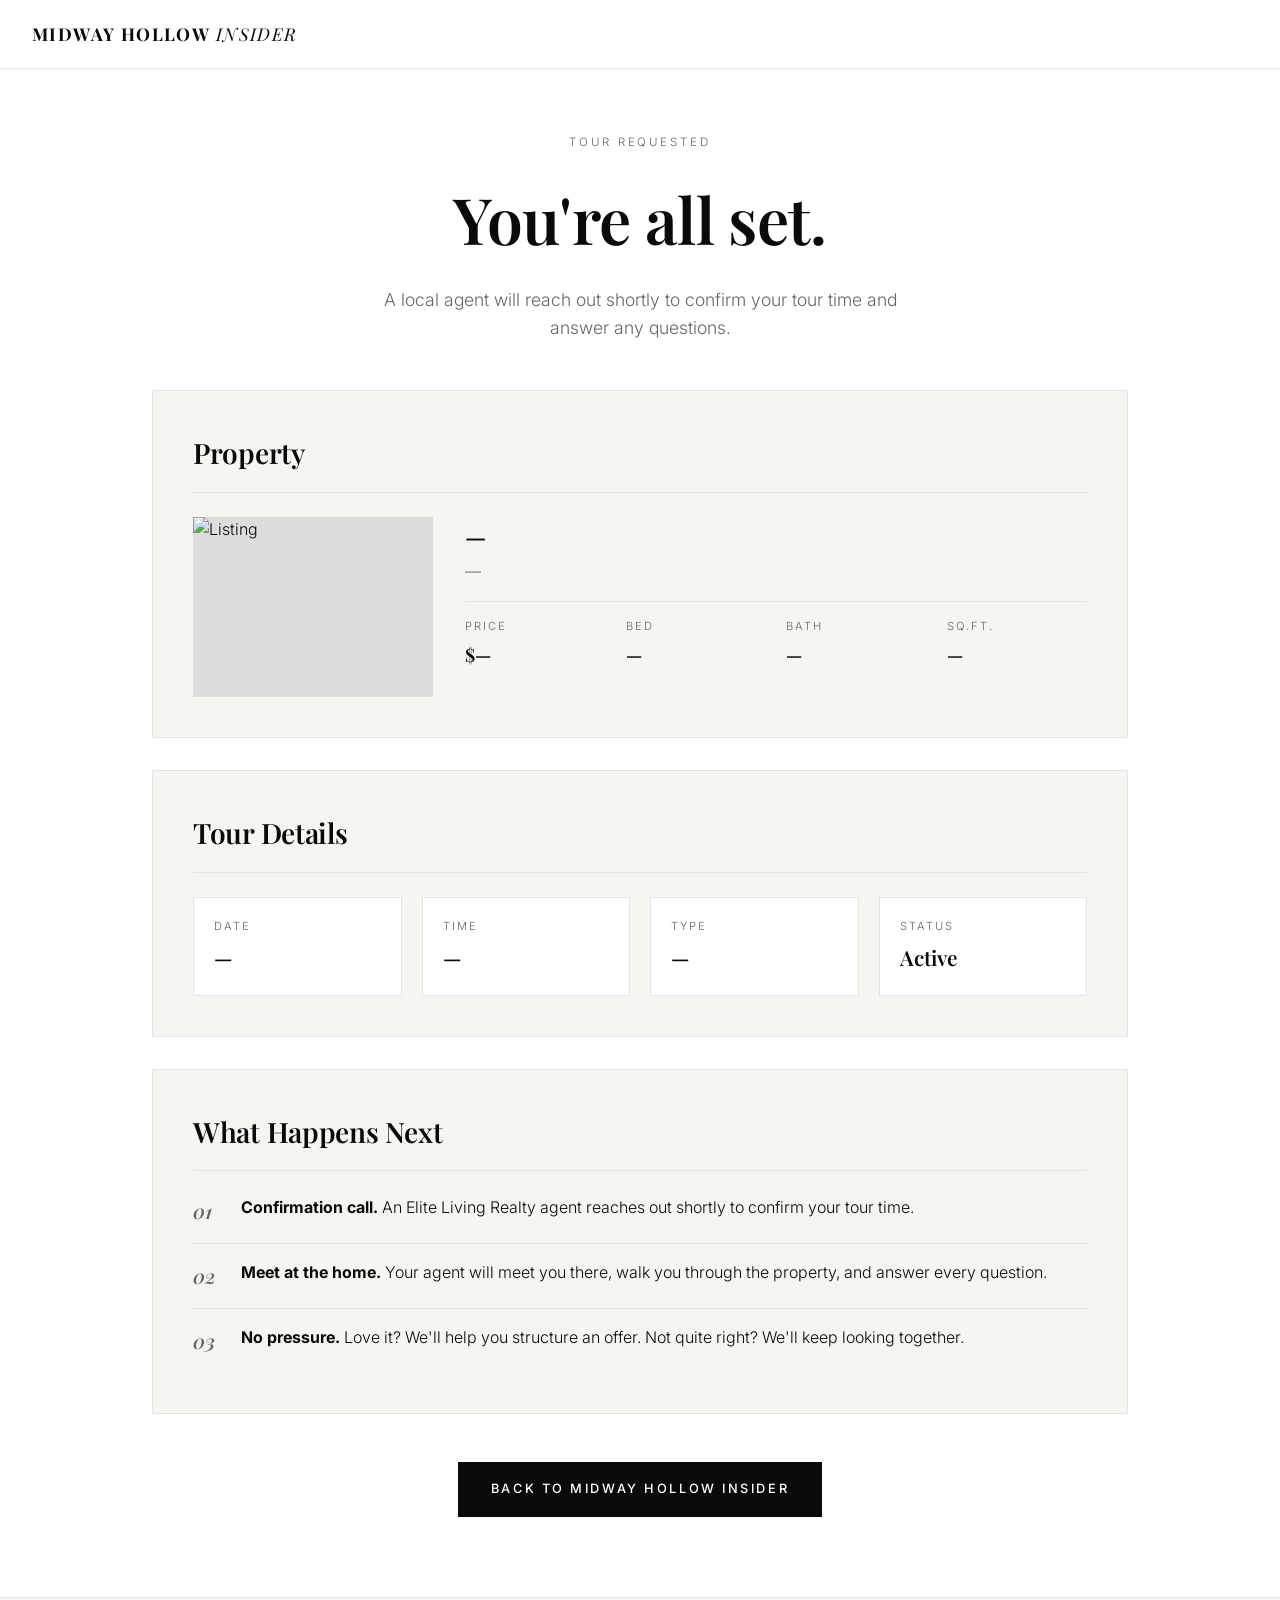
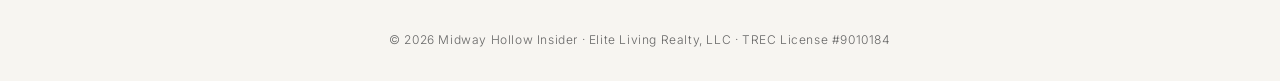
<file: thanks.html>
<!DOCTYPE html>
<html lang="en">
<head>
  <meta charset="UTF-8" />
  <meta name="viewport" content="width=device-width, initial-scale=1" />
  <title>Tour Confirmed — Midway Hollow Insider</title>
  <link rel="icon" href="/favicon.ico">
  <link rel="preconnect" href="https://fonts.googleapis.com">
  <link rel="preconnect" href="https://fonts.gstatic.com" crossorigin>
  <link href="https://fonts.googleapis.com/css2?family=Playfair+Display:ital,wght@0,400;0,600;0,700;1,400&family=Inter:wght@300;400;500;600;700&display=swap" rel="stylesheet">
  <style>
    :root { --ink:#0a0a0a; --paper:#fff; --cream:#f7f5f1; --line:#e5e5e5; --muted:#666; }
    * { box-sizing:border-box; }
    body { margin:0; font-family:'Inter',sans-serif; font-weight:300; color:var(--ink); background:var(--paper); line-height:1.6; -webkit-font-smoothing:antialiased; overflow-x:hidden; }
    h1,h2,h3 { font-family:'Playfair Display',Georgia,serif; font-weight:600; margin:0; letter-spacing:-0.01em; }
    a { color:inherit; text-decoration:none; }
    img { max-width:100%; display:block; }

    .nav { position:sticky; top:0; z-index:100; background:rgba(255,255,255,0.97); backdrop-filter:blur(8px); border-bottom:1px solid var(--line); }
    .nav-inner { display:flex; align-items:center; justify-content:space-between; padding:1.25rem 2rem; max-width:1400px; margin:0 auto; }
    .logo { font-family:'Playfair Display',serif; font-weight:700; font-size:1.1rem; letter-spacing:0.08em; }
    .logo span { font-style:italic; font-weight:400; }

    .wrap { max-width:1040px; margin:0 auto; padding:4rem 2rem 5rem; }
    .hero { text-align:center; margin-bottom:3rem; }
    .eyebrow { font-size:0.72rem; letter-spacing:0.25em; text-transform:uppercase; color:var(--muted); margin-bottom:1rem; }
    .hero h1 { font-size:clamp(2.5rem,5vw,4rem); margin-bottom:1rem; }
    .hero p { color:var(--muted); font-size:1.1rem; max-width:520px; margin:0 auto; }

    .card { background:var(--cream); border:1px solid var(--line); padding:2.5rem; margin-bottom:2rem; }
    .card h2 { font-size:1.75rem; margin-bottom:1.5rem; padding-bottom:1rem; border-bottom:1px solid var(--line); }

    .summary-grid { display:grid; grid-template-columns:auto 1fr; gap:2rem; align-items:flex-start; }
    @media (max-width:640px) { .summary-grid { grid-template-columns:1fr; } }

    .summary-photo { width:240px; aspect-ratio:4/3; object-fit:cover; background:#ddd; }
    .summary-main .addr { font-family:'Playfair Display',serif; font-size:1.5rem; font-weight:600; margin-bottom:0.25rem; }
    .summary-main .city { color:var(--muted); margin-bottom:1rem; }

    .stat-row { display:grid; grid-template-columns:repeat(auto-fit,minmax(110px,1fr)); gap:1.25rem; border-top:1px solid var(--line); padding-top:1rem; margin-top:1rem; }
    .stat-row .stat .label { font-size:0.7rem; letter-spacing:0.18em; text-transform:uppercase; color:var(--muted); margin-bottom:0.25rem; }
    .stat-row .stat .val { font-family:'Playfair Display',serif; font-size:1.15rem; font-weight:600; }

    .tour-grid { display:grid; grid-template-columns:repeat(auto-fit,minmax(200px,1fr)); gap:1.25rem; }
    .tour-grid .item { padding:1.25rem; background:var(--paper); border:1px solid var(--line); }
    .tour-grid .item .label { font-size:0.7rem; letter-spacing:0.18em; text-transform:uppercase; color:var(--muted); margin-bottom:0.35rem; }
    .tour-grid .item .val { font-family:'Playfair Display',serif; font-size:1.3rem; font-weight:600; }

    .next-steps { list-style:none; padding:0; margin:0; }
    .next-steps li { padding:1rem 0; border-top:1px solid var(--line); display:flex; gap:1rem; align-items:flex-start; }
    .next-steps li:first-child { border-top:none; padding-top:0; }
    .next-steps .num { font-family:'Playfair Display',serif; font-size:1.25rem; font-weight:600; min-width:2rem; color:var(--muted); font-style:italic; }

    .back-home { margin-top:3rem; text-align:center; }
    .back-home a { display:inline-block; background:var(--ink); color:var(--paper); padding:1rem 2rem; font-size:0.8rem; letter-spacing:0.2em; text-transform:uppercase; font-weight:500; border:1px solid var(--ink); transition:all 0.2s; }
    .back-home a:hover { background:var(--paper); color:var(--ink); }

    #confetti-canvas { position:fixed; inset:0; pointer-events:none; z-index:9999; }

    .footer { background:var(--cream); border-top:1px solid var(--line); padding:2rem; text-align:center; font-size:0.75rem; color:var(--muted); letter-spacing:0.05em; }
  </style>
</head>
<body>

  <canvas id="confetti-canvas"></canvas>

  <nav class="nav">
    <div class="nav-inner">
      <a href="https://midwayhollowinsider.com/" class="logo">MIDWAY HOLLOW <span>INSIDER</span></a>
    </div>
  </nav>

  <div class="wrap">
    <div class="hero">
      <div class="eyebrow">Tour Requested</div>
      <h1>You're all set.</h1>
      <p>A local agent will reach out shortly to confirm your tour time and answer any questions.</p>
    </div>

    <div class="card">
      <h2>Property</h2>
      <div class="summary-grid">
        <img id="photo" class="summary-photo" alt="Listing">
        <div class="summary-main">
          <div class="addr" id="addr">—</div>
          <div class="city" id="cityLine">—</div>
          <div class="stat-row">
            <div class="stat"><div class="label">Price</div><div class="val" id="price">$—</div></div>
            <div class="stat"><div class="label">Bed</div><div class="val" id="beds">—</div></div>
            <div class="stat"><div class="label">Bath</div><div class="val" id="baths">—</div></div>
            <div class="stat"><div class="label">Sq.Ft.</div><div class="val" id="sqft">—</div></div>
          </div>
        </div>
      </div>
    </div>

    <div class="card">
      <h2>Tour Details</h2>
      <div class="tour-grid">
        <div class="item"><div class="label">Date</div><div class="val" id="tDate">—</div></div>
        <div class="item"><div class="label">Time</div><div class="val" id="tTime">—</div></div>
        <div class="item"><div class="label">Type</div><div class="val" id="tType">—</div></div>
        <div class="item"><div class="label">Status</div><div class="val" id="mlsStatus">Active</div></div>
      </div>
    </div>

    <div class="card">
      <h2>What Happens Next</h2>
      <ol class="next-steps">
        <li>
          <div class="num">01</div>
          <div><strong>Confirmation call.</strong> An Elite Living Realty agent reaches out shortly to confirm your tour time.</div>
        </li>
        <li>
          <div class="num">02</div>
          <div><strong>Meet at the home.</strong> Your agent will meet you there, walk you through the property, and answer every question.</div>
        </li>
        <li>
          <div class="num">03</div>
          <div><strong>No pressure.</strong> Love it? We'll help you structure an offer. Not quite right? We'll keep looking together.</div>
        </li>
      </ol>
    </div>

    <div class="back-home">
      <a href="https://midwayhollowinsider.com/">Back to Midway Hollow Insider</a>
    </div>
  </div>

  <footer class="footer">
    © 2026 Midway Hollow Insider · Elite Living Realty, LLC · TREC License #9010184
  </footer>

  <script>
    // Confetti — tasteful B&W palette
    (function() {
      const canvas = document.getElementById('confetti-canvas');
      const ctx = canvas.getContext('2d');
      const DPR = Math.max(1, window.devicePixelRatio || 1);
      function resize() {
        canvas.width = Math.floor(innerWidth * DPR);
        canvas.height = Math.floor(innerHeight * DPR);
        canvas.style.width = innerWidth + 'px';
        canvas.style.height = innerHeight + 'px';
      }
      resize(); addEventListener('resize', resize);

      const COLORS = ['#0a0a0a', '#333', '#666', '#999', '#ccc'];
      const pieces = [];
      const PI2 = Math.PI * 2;

      function spawnRain(count) {
        for (let i = 0; i < count; i++) {
          pieces.push({
            x: Math.random() * canvas.width,
            y: -20 * DPR * Math.random(),
            vx: (Math.random() - 0.5) * 1.2 * DPR,
            vy: (2 + Math.random() * 2) * DPR,
            w: 4 + Math.random() * 5,
            h: 7 + Math.random() * 7,
            rot: Math.random() * PI2,
            vr: (Math.random() - 0.5) * 0.2,
            color: COLORS[Math.floor(Math.random() * COLORS.length)],
            flip: Math.random() * PI2
          });
        }
      }

      let rainMs = 1500;
      const rainTimer = setInterval(() => { spawnRain(20); if ((rainMs -= 250) <= 0) clearInterval(rainTimer); }, 250);

      const GRAV = 0.15 * DPR, AIR = 0.0025 * DPR;
      function step() {
        ctx.clearRect(0, 0, canvas.width, canvas.height);
        for (let i = pieces.length - 1; i >= 0; i--) {
          const p = pieces[i];
          p.vx *= (1 - AIR);
          p.vy = Math.min(p.vy + GRAV, 12 * DPR);
          p.x += p.vx; p.y += p.vy;
          p.rot += p.vr; p.flip += 0.1;
          ctx.save();
          ctx.translate(p.x, p.y);
          ctx.rotate(p.rot);
          const sy = Math.sin(p.flip);
          const scaleY = sy >= 0 ? Math.max(0.35, sy) : Math.min(-0.35, sy);
          ctx.scale(1, scaleY);
          ctx.fillStyle = p.color;
          ctx.fillRect(-p.w / 2, -p.h / 2, p.w, p.h);
          ctx.restore();
          if (p.y - p.h > canvas.height) pieces.splice(i, 1);
        }
        if (pieces.length > 0) requestAnimationFrame(step);
      }
      step();
    })();

    // Hydrate recap
    (function() {
      const money = v => (v == null || v === '' || isNaN(+String(v).replace(/[^0-9.]/g, ''))) ? '$—' :
        new Intl.NumberFormat('en-US', { style: 'currency', currency: 'USD', maximumFractionDigits: 0 }).format(+String(v).replace(/[^0-9.]/g, ''));
      const $ = id => document.getElementById(id);
      const setText = (id, v) => { const el = $(id); if (el) el.textContent = (v != null && v !== '') ? v : '—'; };
      const setSrc = (id, v) => { const el = $(id); if (el && v) el.src = v; };

      const qp = new URLSearchParams(location.search);
      const ref = qp.get('ref') || sessionStorage.getItem('elr-tour-ref') || sessionStorage.getItem('elr-listing-ref');

      let ctx = {};
      if (ref) { try { const s = localStorage.getItem(ref); if (s) ctx = JSON.parse(s); } catch {} }
      qp.forEach((v, k) => ctx[k] = v);

      // Pull tour submission
      let sub = {};
      try { sub = JSON.parse(sessionStorage.getItem('elr-tour-submission') || '{}'); } catch {}
      // Merge listing data from within submission if present
      if (sub.listing) ctx = { ...ctx, ...sub.listing };
      const merged = { ...ctx, ...sub };

      const get = k => merged[k] || merged[k.toLowerCase()];

      // Listing
      setText('addr', get('UnparsedAddress') || get('address'));
      const city = get('City'); const state = get('StateOrProvince');
      setText('cityLine', [city, state].filter(Boolean).join(', '));
      setText('price', money(get('ListPrice') || get('price')));
      setText('beds', get('BedroomsTotal') || get('beds'));
      setText('baths', get('BathroomsTotalInteger') || get('baths'));
      const sqft = get('LivingArea') || get('sqft');
      setText('sqft', sqft ? Number(sqft).toLocaleString() : null);
      setText('mlsStatus', get('MlsStatus') || get('status') || 'Active');
      setSrc('photo', get('PhotoUrl') || get('photo'));

      // Tour
      setText('tDate', sub.tourDate);
      setText('tTime', sub.tourTime);
      setText('tType', sub.tourType);
    })();
  </script>
</body>
</html>
</file>
